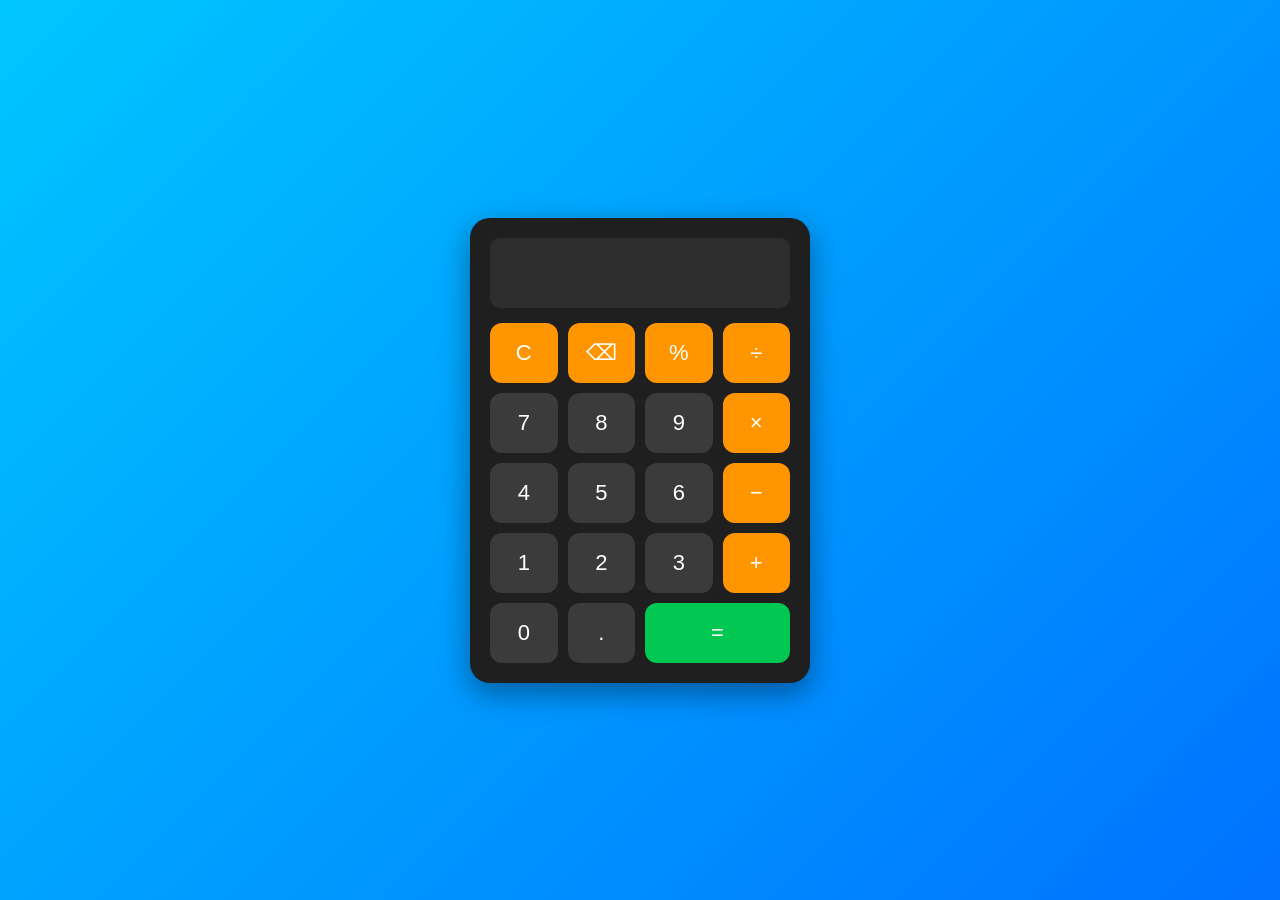
<file: Calculator/index.html>
<!DOCTYPE html>
<html lang="en">
<head>
    <meta charset="UTF-8">
    <meta name="viewport" content="width=device-width, initial-scale=1.0">
    <title>Calculator</title>
    <link rel="stylesheet" href="style.css">
</head>
<body>

<div class="calculator">
    
    <input type="text" id="display" readonly>

    <div class="buttons">

        <button class="operator" onclick="clearDisplay()">C</button>
        <button class="operator" onclick="deleteLast()">⌫</button>
        <button class="operator" onclick="appendValue('%')">%</button>
        <button class="operator" onclick="appendValue('/')">÷</button>

        <button onclick="appendValue('7')">7</button>
        <button onclick="appendValue('8')">8</button>
        <button onclick="appendValue('9')">9</button>
        <button class="operator" onclick="appendValue('*')">×</button>

        <button onclick="appendValue('4')">4</button>
        <button onclick="appendValue('5')">5</button>
        <button onclick="appendValue('6')">6</button>
        <button class="operator" onclick="appendValue('-')">−</button>

        <button onclick="appendValue('1')">1</button>
        <button onclick="appendValue('2')">2</button>
        <button onclick="appendValue('3')">3</button>
        <button class="operator" onclick="appendValue('+')">+</button>

        <button onclick="appendValue('0')">0</button>
        <button onclick="appendValue('.')">.</button>
        <button class="equal" onclick="calculate()">=</button>

    </div>

</div>

<script src="script.js"></script>
</body>
</html>
</file>
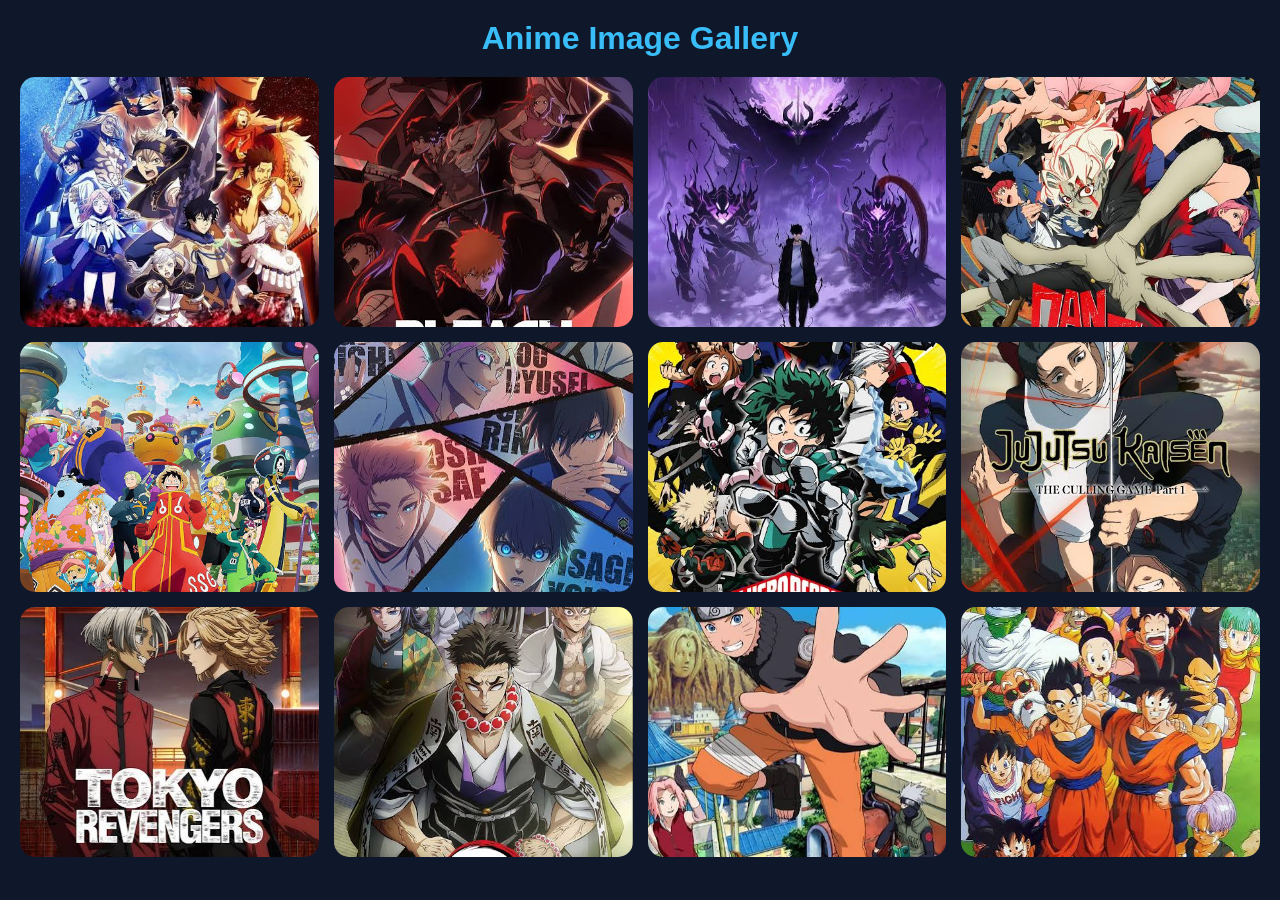
<file: Image Gallery/index.html>
<!DOCTYPE html>
<html lang="en">
<head>
<meta charset="UTF-8">
<meta name="viewport" content="width=device-width, initial-scale=1.0">
<title>Anime Image Gallery</title>
<link rel="stylesheet" href="style.css">
</head>
<body>

<h1>Anime Image Gallery</h1>


<div class="gallery">

    <img src="images/images1.jpg" class="gallery-item" onclick="openLightbox(0)">
<img src="images/images2.jpg" class="gallery-item" onclick="openLightbox(1)">
<img src="images/images3.jpg" class="gallery-item" onclick="openLightbox(2)">
<img src="images/images4.jpg" class="gallery-item" onclick="openLightbox(3)">
<img src="images/images5.jpg" class="gallery-item" onclick="openLightbox(4)">
<img src="images/images6.jpg" class="gallery-item" onclick="openLightbox(5)">
<img src="images/images7.jpg" class="gallery-item" onclick="openLightbox(6)">
<img src="images/images8.jpg" class="gallery-item" onclick="openLightbox(7)">
<img src="images/images9.jpg" class="gallery-item" onclick="openLightbox(8)">
<img src="images/images10.jpg" class="gallery-item" onclick="openLightbox(9)">
<img src="images/images11.jpg" class="gallery-item" onclick="openLightbox(10)">
<img src="images/images12.jpg" class="gallery-item" onclick="openLightbox(11)">

</div>

<div id="lightbox">

    <span class="close" onclick="closeLightbox()">&times;</span>

    <button class="prev" onclick="changeImage(-1)">❮</button>

    <img id="lightbox-img">

    <button class="next" onclick="changeImage(1)">❯</button>

</div>

<script src="script.js"></script>

</body>
</html>
</file>
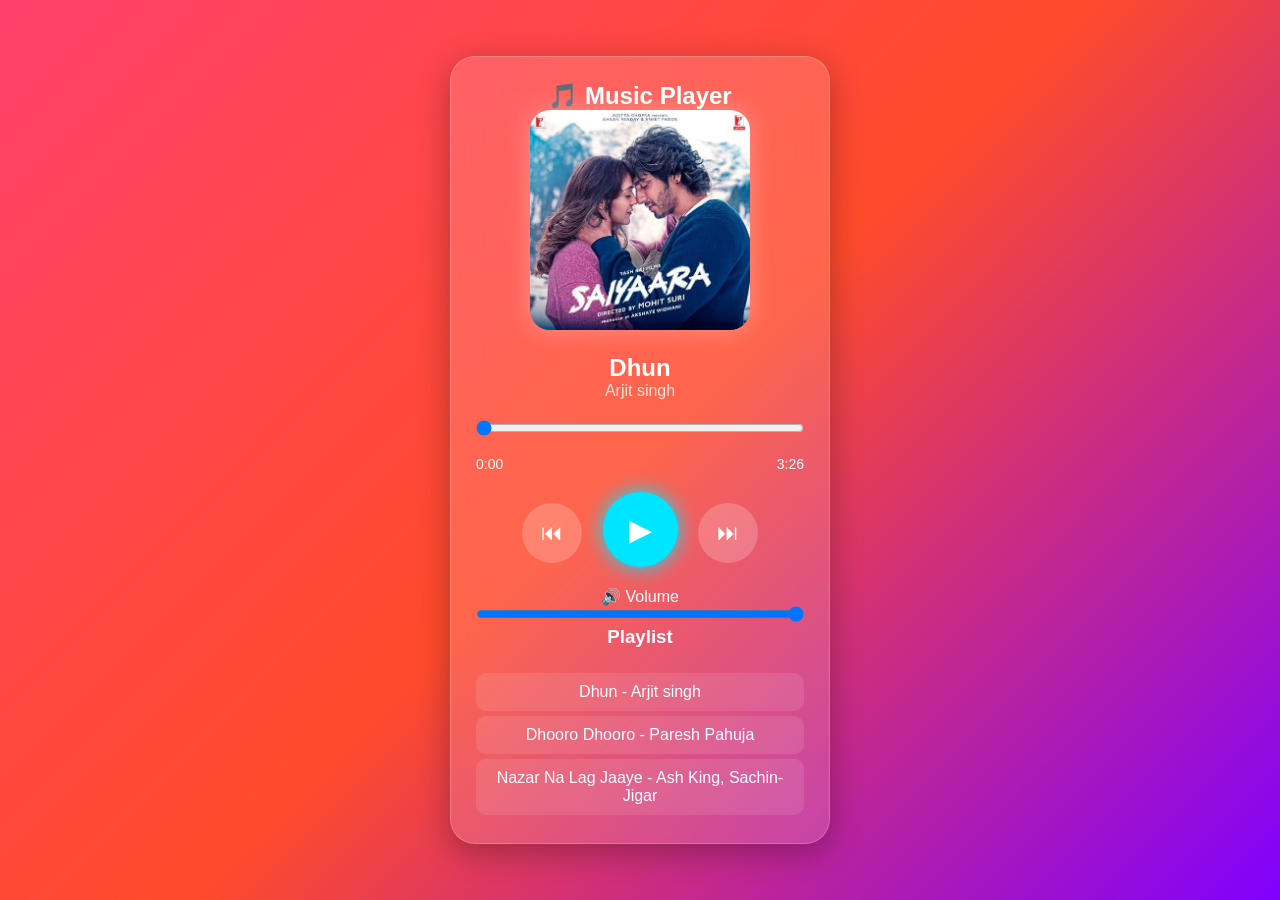
<file: Music Player/index.html>
<!DOCTYPE html>
<html lang="en">
<head>
    <meta charset="UTF-8">
    <meta name="viewport" content="width=device-width, initial-scale=1.0">
    <title>Music Player</title>
    <link rel="stylesheet" href="style.css">
</head>
<body>

    <div class="player">

        <h2>🎵 Music Player</h2>

        <div class="cover">
            <img id="coverImage" src="images/cover1.jpg" alt="Album Cover">
        </div>

        <div class="song-info">
            <h3 id="title">Song Title</h3>
            <p id="artist">Artist Name</p>
        </div>

        <audio id="audio"></audio>

        <input type="range" id="progress" value="0" min="0" max="100">

        <div class="time">
            <span id="currentTime">0:00</span>
            <span id="duration">0:00</span>
        </div>

        <div class="controls">
            <button onclick="prevSong()">⏮</button>
            <button id="playBtn" onclick="playPause()">▶</button>
            <button onclick="nextSong()">⏭</button>
        </div>

        <div class="volume">
            <label>🔊 Volume</label>
            <input type="range"
                   id="volume"
                   min="0"
                   max="1"
                   step="0.1"
                   value="1">
        </div>

        <h3>Playlist</h3>
        <ul id="playlist"></ul>

    </div>

    <script src="script.js"></script>

</body>
</html>
</file>
<file: Calculator/style.css>
*{
    margin:0;
    padding:0;
    box-sizing:border-box;
    font-family:Arial, sans-serif;
}

body{
    display:flex;
    justify-content:center;
    align-items:center;
    min-height:100vh;
    background:linear-gradient(135deg,#00c6ff,#0072ff);
}

.calculator{
    background:#1f1f1f;
    padding:20px;
    border-radius:20px;
    box-shadow:0 10px 30px rgba(0,0,0,0.4);
    width:340px;
}

#display{
    width:100%;
    height:70px;
    border:none;
    outline:none;
    border-radius:10px;
    margin-bottom:15px;
    font-size:30px;
    text-align:right;
    padding:15px;
    background:#2d2d2d;
    color:white;
}

.buttons{
    display:grid;
    grid-template-columns:repeat(4,1fr);
    gap:10px;
}

button{
    height:60px;
    border:none;
    border-radius:12px;
    font-size:22px;
    cursor:pointer;
    transition:0.3s;
}

button:hover{
    transform:scale(1.05);
}

button:active{
    transform:scale(0.95);
}

.operator{
    background:#ff9500;
    color:white;
}

.equal{
    background:#00c853;
    color:white;
    grid-column:span 2;
}

.buttons button:not(.operator):not(.equal){
    background:#3b3b3b;
    color:white;
}
</file>
<file: Image Gallery/style.css>
*{
    margin:0;
    padding:0;
    box-sizing:border-box;
    font-family:Arial, sans-serif;
}

body{
    background:#0f172a;
    color:white;
    text-align:center;
    padding:20px;
}

h1{
    margin-bottom:20px;
    color:#38bdf8;
}

.filters{
    margin-bottom:25px;
}

.filters button{
    padding:10px 18px;
    margin:5px;
    border:none;
    border-radius:8px;
    cursor:pointer;
    background:#38bdf8;
    color:white;
    font-weight:bold;
    transition:0.3s;
}

.filters button:hover{
    transform:scale(1.1);
}

.gallery{
    display:grid;
    grid-template-columns:repeat(auto-fit,minmax(250px,1fr));
    gap:15px;
}

.gallery img{
    width:100%;
    height:250px;
    object-fit:cover;
    border-radius:15px;
    cursor:pointer;
    transition:0.4s;
}

.gallery img:hover{
    transform:scale(1.05);
    box-shadow:0 0 20px #38bdf8;
}

#lightbox{
    display:none;
    position:fixed;
    top:0;
    left:0;
    width:100%;
    height:100%;
    background:rgba(0,0,0,0.95);
    justify-content:center;
    align-items:center;
}

#lightbox img{
    max-width:85%;
    max-height:85%;
    border-radius:15px;
}

.close{
    position:absolute;
    top:20px;
    right:30px;
    font-size:40px;
    color:white;
    cursor:pointer;
}

.prev,
.next{
    position:absolute;
    top:50%;
    transform:translateY(-50%);
    font-size:40px;
    border:none;
    background:none;
    color:white;
    cursor:pointer;
}

.prev{
    left:30px;
}

.next{
    right:30px;
}

@media(max-width:768px){

    .gallery{
        grid-template-columns:repeat(auto-fit,minmax(150px,1fr));
    }

    .gallery img{
        height:180px;
    }
}
</file>
<file: Music Player/style.css>
*{
    margin:0;
    padding:0;
    box-sizing:border-box;
    font-family:'Poppins',sans-serif;
}

body{
    min-height:100vh;
    display:flex;
    justify-content:center;
    align-items:center;
    background:linear-gradient(135deg,#ff416c,#ff4b2b,#7f00ff);
    padding:20px;
}

.player{
    width:380px;
    padding:25px;
    border-radius:25px;
    backdrop-filter:blur(15px);
    background:rgba(255,255,255,0.15);
    border:1px solid rgba(255,255,255,0.2);
    box-shadow:0 8px 32px rgba(0,0,0,0.3);
    color:white;
    text-align:center;
}

.cover img{
    width:220px;
    height:220px;
    border-radius:20px;
    object-fit:cover;
    box-shadow:0 0 25px rgba(255,255,255,.3);
}

.song-info{
    margin-top:20px;
}

.song-info h3{
    font-size:24px;
}

.song-info p{
    opacity:0.8;
}

#progress{
    width:100%;
    margin:20px 0;
    cursor:pointer;
}

.time{
    display:flex;
    justify-content:space-between;
    font-size:14px;
}

.controls{
    margin-top:20px;
}

.controls button{
    width:60px;
    height:60px;
    margin:0 8px;
    border:none;
    border-radius:50%;
    cursor:pointer;
    font-size:22px;
    color:white;
    background:rgba(255,255,255,0.2);
    transition:.3s;
}

.controls button:hover{
    transform:scale(1.15);
}

#playBtn{
    width:75px;
    height:75px;
    font-size:30px;
    background:#00e5ff;
    box-shadow:0 0 20px #00e5ff;
}

.volume{
    margin-top:20px;
}

#volume{
    width:100%;
}

#playlist{
    margin-top:20px;
    list-style:none;
    max-height:150px;
    overflow-y:auto;
}

#playlist li{
    padding:10px;
    margin:5px 0;
    border-radius:10px;
    background:rgba(255,255,255,.1);
    cursor:pointer;
    transition:.3s;
}

#playlist li:hover{
    background:rgba(255,255,255,.25);
}
</file>
